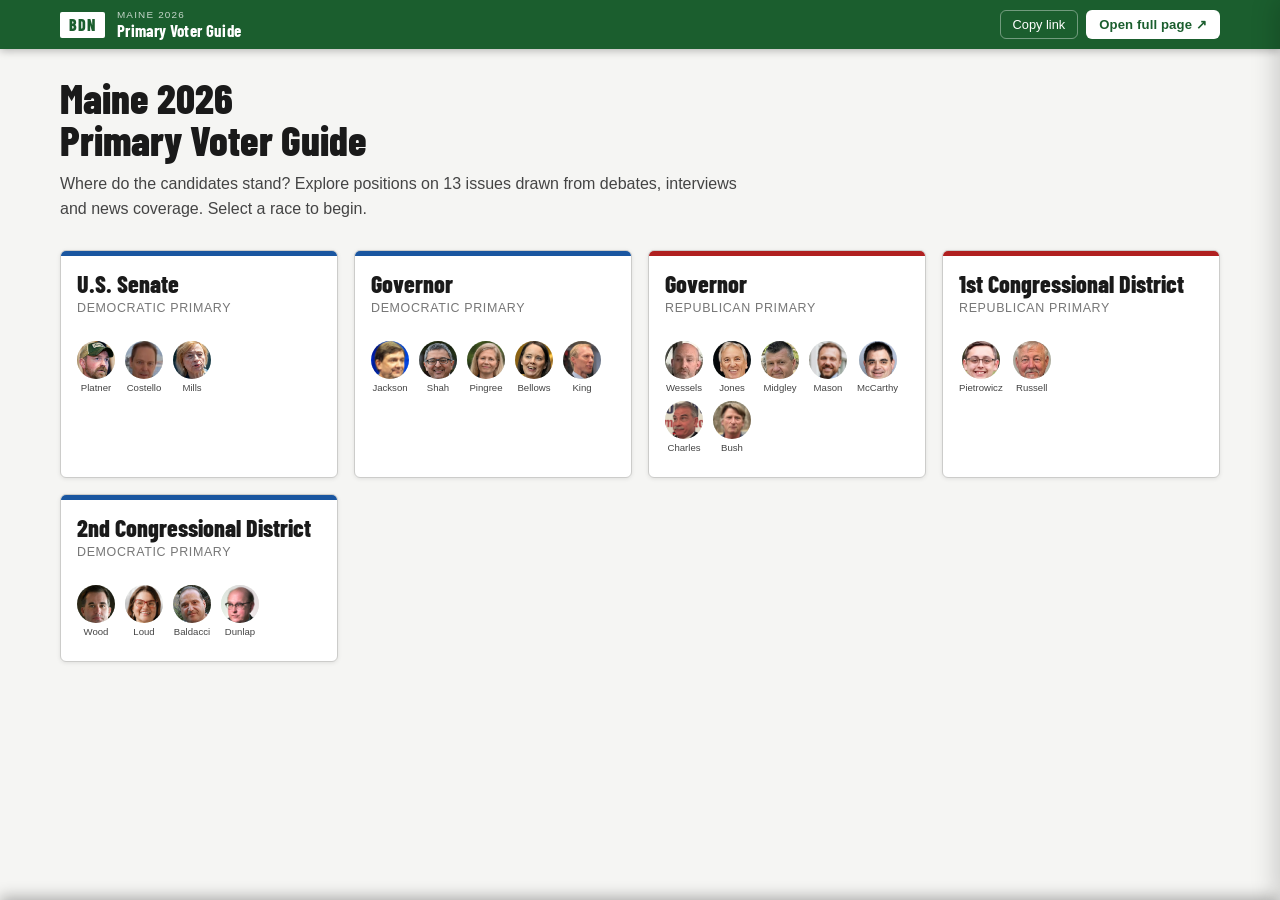
<file: index.html>
<!DOCTYPE html>
<html lang="en">
<head>
  <meta charset="UTF-8">
  <meta name="viewport" content="width=device-width, initial-scale=1.0">
  <title>Maine 2026 Primary Voter Guide — Bangor Daily News</title>
  <link rel="preconnect" href="https://fonts.googleapis.com">
  <link rel="preconnect" href="https://fonts.gstatic.com" crossorigin>
  <link href="https://fonts.googleapis.com/css2?family=Barlow+Condensed:wght@400;600;700;800&display=swap" rel="stylesheet">
  <link rel="stylesheet" href="style.css?v=10">
</head>
<body>
  <div id="app">
    <header id="guide-header">
      <div class="header-inner">
        <a class="header-brand" href="#/">
          <span class="bdn-mark">BDN</span>
          <div class="header-titles">
            <span class="header-eyebrow">Maine 2026</span>
            <span class="header-name">Primary Voter Guide</span>
          </div>
        </a>
        <div class="header-actions">
          <button class="btn-ghost" id="btn-copy">Copy link</button>
          <button class="btn-expand" id="btn-fullscreen">Open full page &#x2197;</button>
        </div>
      </div>
      <nav id="breadcrumb" class="breadcrumb"></nav>
    </header>

    <main id="main"></main>

    <div id="compare-tray" class="compare-tray hidden">
      <div class="compare-tray-inner">
        <span class="compare-tray-label">Comparing:</span>
        <div id="compare-tray-chips"></div>
        <div class="compare-tray-actions">
          <button class="btn-primary" id="btn-compare-go">Compare &rarr;</button>
          <button class="btn-ghost" id="btn-compare-clear">Clear</button>
        </div>
      </div>
    </div>

    <div id="toast" class="toast"></div>
  </div>

  <!-- Side panel -->
  <div id="sp-overlay" class="sp-overlay" onclick="closeSidePanel()"></div>
  <div id="side-panel" class="side-panel">
    <div class="sp-header">
      <span id="sp-title" class="sp-title"></span>
      <button class="sp-close" onclick="closeSidePanel()">&#x2715;</button>
    </div>
    <div id="sp-body" class="sp-body"></div>
  </div>
  <script src="app.js?v=42"></script>
</body>
</html>
</file>
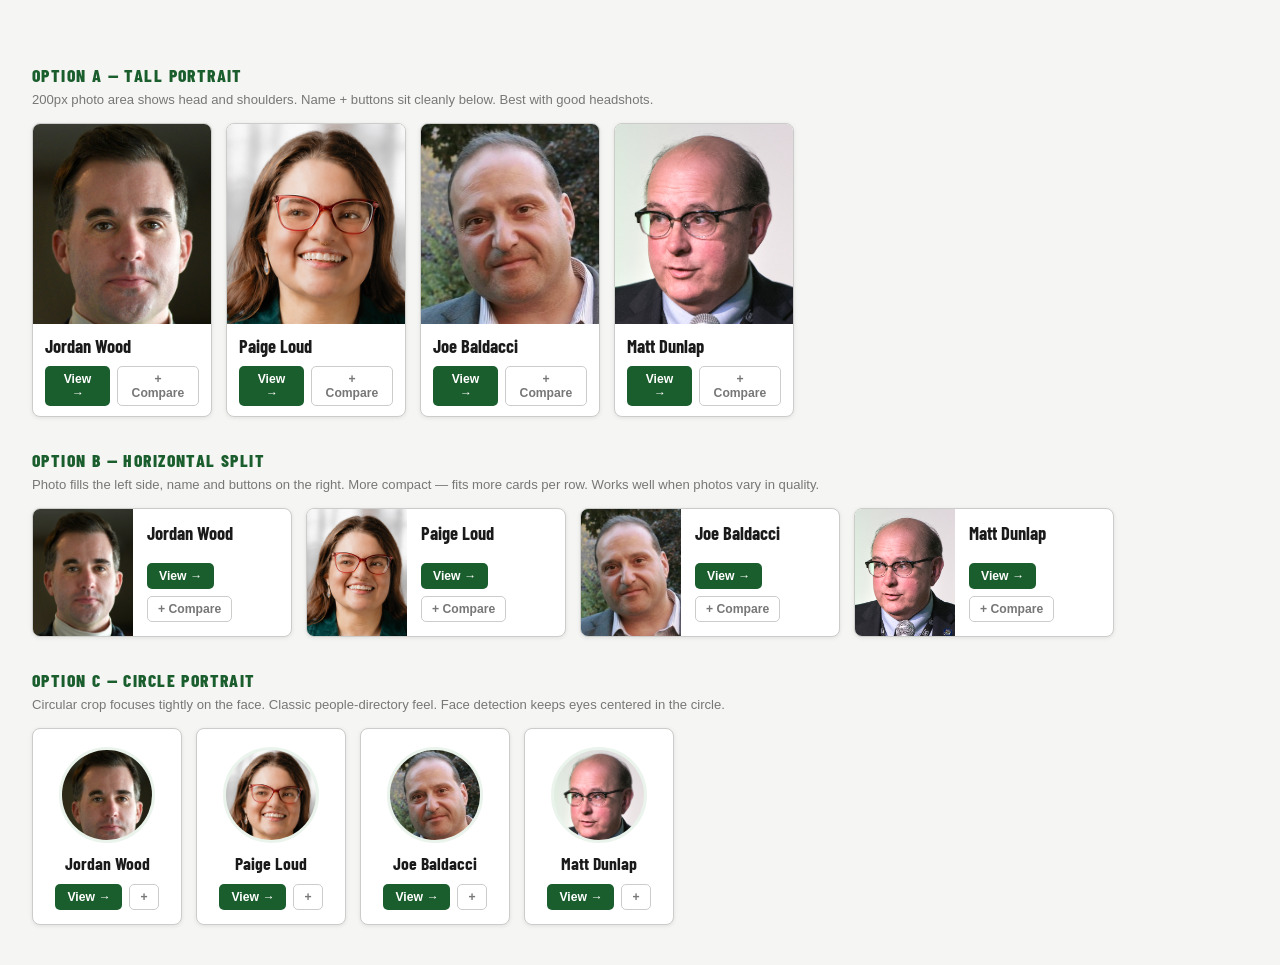
<file: card-preview.html>
<!DOCTYPE html>
<html lang="en">
<head>
  <meta charset="UTF-8">
  <title>Card Design Options</title>
  <link href="https://fonts.googleapis.com/css2?family=Barlow+Condensed:wght@400;600;700;800&family=Source+Serif+4:ital,opsz,wght@0,8..60,400;0,8..60,600&display=swap" rel="stylesheet">
  <style>
    :root {
      --green: #1B5E2E; --green-dark: #144824; --green-light: #EAF4EC;
      --off-white: #F5F5F3; --near-black: #1A1A1A; --gray-300: #CCCCCA;
      --gray-500: #777; --gray-700: #444; --r: 8px;
      --font-head: 'Barlow Condensed', Arial, sans-serif;
    }
    *, *::before, *::after { box-sizing: border-box; margin: 0; padding: 0; }
    body { font-family: Arial, sans-serif; background: var(--off-white); padding: 32px; color: var(--near-black); }
    h2 { font-family: var(--font-head); font-size: 1.1rem; font-weight: 800; text-transform: uppercase;
         letter-spacing: 0.08em; color: var(--green); margin: 32px 0 6px; }
    p.desc { font-size: 0.82rem; color: var(--gray-500); margin-bottom: 16px; }
    .row { display: flex; gap: 14px; flex-wrap: wrap; margin-bottom: 8px; }
    button { cursor: pointer; font-family: Arial, sans-serif; }

    /* ── OPTION A: Tall portrait, name below ── */
    .card-a {
      width: 180px; background: white; border-radius: var(--r);
      border: 1px solid var(--gray-300); overflow: hidden;
      box-shadow: 0 1px 4px rgba(0,0,0,0.09);
    }
    .card-a-photo {
      width: 100%; height: 200px; overflow: hidden; background: var(--green-light);
    }
    .card-a-photo img {
      width: 100%; height: 100%; object-fit: cover; object-position: center 20%; display: block;
    }
    .card-a-body { padding: 12px 12px 10px; }
    .card-a-name {
      font-family: var(--font-head); font-weight: 700; font-size: 1.15rem;
      line-height: 1.1; color: var(--near-black); margin-bottom: 10px;
    }
    .card-a-footer {
      display: flex; gap: 7px; align-items: center;
    }
    .btn-view {
      background: var(--green); color: white; border: none; border-radius: 5px;
      font-size: 0.76rem; font-weight: 600; padding: 6px 12px;
    }
    .btn-cmp {
      background: transparent; border: 1.5px solid var(--gray-300); border-radius: 5px;
      font-size: 0.76rem; font-weight: 600; color: var(--gray-500); padding: 5px 10px;
    }

    /* ── OPTION B: Horizontal split ── */
    .card-b {
      width: 260px; background: white; border-radius: var(--r);
      border: 1px solid var(--gray-300); overflow: hidden;
      box-shadow: 0 1px 4px rgba(0,0,0,0.09);
      display: flex;
    }
    .card-b-photo {
      width: 100px; flex-shrink: 0; background: var(--green-light);
    }
    .card-b-photo img {
      width: 100%; height: 100%; object-fit: cover; object-position: center 20%; display: block;
    }
    .card-b-body {
      padding: 14px 14px; flex: 1;
      display: flex; flex-direction: column; justify-content: space-between;
    }
    .card-b-name {
      font-family: var(--font-head); font-weight: 700; font-size: 1.15rem;
      line-height: 1.15; color: var(--near-black);
    }
    .card-b-actions { display: flex; gap: 7px; flex-wrap: wrap; margin-top: 12px; }

    /* ── OPTION C: Circle photo, centered ── */
    .card-c {
      width: 150px; background: white; border-radius: var(--r);
      border: 1px solid var(--gray-300);
      box-shadow: 0 1px 4px rgba(0,0,0,0.09);
      display: flex; flex-direction: column; align-items: center;
      padding: 18px 14px 14px;
      gap: 10px;
    }
    .card-c-photo {
      width: 96px; height: 96px; border-radius: 50%; overflow: hidden;
      background: var(--green-light); flex-shrink: 0;
      border: 3px solid var(--green-light);
    }
    .card-c-photo img {
      width: 100%; height: 100%; object-fit: cover; object-position: center 20%; display: block;
    }
    .card-c-name {
      font-family: var(--font-head); font-weight: 700; font-size: 1.1rem;
      text-align: center; line-height: 1.15; color: var(--near-black);
    }
    .card-c-actions { display: flex; gap: 7px; }
  </style>
</head>
<body>

  <h2>Option A — Tall portrait</h2>
  <p class="desc">200px photo area shows head and shoulders. Name + buttons sit cleanly below. Best with good headshots.</p>
  <div class="row">
    <div class="card-a">
      <div class="card-a-photo"><img src="../candidate-photos/Wood.JPG" alt="Jordan Wood"></div>
      <div class="card-a-body">
        <div class="card-a-name">Jordan Wood</div>
        <div class="card-a-footer">
          <button class="btn-view">View →</button>
          <button class="btn-cmp">+ Compare</button>
        </div>
      </div>
    </div>
    <div class="card-a">
      <div class="card-a-photo"><img src="../candidate-photos/Loud.PNG" alt="Paige Loud"></div>
      <div class="card-a-body">
        <div class="card-a-name">Paige Loud</div>
        <div class="card-a-footer">
          <button class="btn-view">View →</button>
          <button class="btn-cmp">+ Compare</button>
        </div>
      </div>
    </div>
    <div class="card-a">
      <div class="card-a-photo"><img src="../candidate-photos/Baldacci.jpg" alt="Joe Baldacci"></div>
      <div class="card-a-body">
        <div class="card-a-name">Joe Baldacci</div>
        <div class="card-a-footer">
          <button class="btn-view">View →</button>
          <button class="btn-cmp">+ Compare</button>
        </div>
      </div>
    </div>
    <div class="card-a">
      <div class="card-a-photo"><img src="../candidate-photos/Dunlap.JPG" alt="Matt Dunlap"></div>
      <div class="card-a-body">
        <div class="card-a-name">Matt Dunlap</div>
        <div class="card-a-footer">
          <button class="btn-view">View →</button>
          <button class="btn-cmp">+ Compare</button>
        </div>
      </div>
    </div>
  </div>

  <h2>Option B — Horizontal split</h2>
  <p class="desc">Photo fills the left side, name and buttons on the right. More compact — fits more cards per row. Works well when photos vary in quality.</p>
  <div class="row">
    <div class="card-b">
      <div class="card-b-photo"><img src="../candidate-photos/Wood.JPG" alt="Jordan Wood"></div>
      <div class="card-b-body">
        <div class="card-b-name">Jordan Wood</div>
        <div class="card-b-actions">
          <button class="btn-view">View →</button>
          <button class="btn-cmp">+ Compare</button>
        </div>
      </div>
    </div>
    <div class="card-b">
      <div class="card-b-photo"><img src="../candidate-photos/Loud.PNG" alt="Paige Loud"></div>
      <div class="card-b-body">
        <div class="card-b-name">Paige Loud</div>
        <div class="card-b-actions">
          <button class="btn-view">View →</button>
          <button class="btn-cmp">+ Compare</button>
        </div>
      </div>
    </div>
    <div class="card-b">
      <div class="card-b-photo"><img src="../candidate-photos/Baldacci.jpg" alt="Joe Baldacci"></div>
      <div class="card-b-body">
        <div class="card-b-name">Joe Baldacci</div>
        <div class="card-b-actions">
          <button class="btn-view">View →</button>
          <button class="btn-cmp">+ Compare</button>
        </div>
      </div>
    </div>
    <div class="card-b">
      <div class="card-b-photo"><img src="../candidate-photos/Dunlap.JPG" alt="Matt Dunlap"></div>
      <div class="card-b-body">
        <div class="card-b-name">Matt Dunlap</div>
        <div class="card-b-actions">
          <button class="btn-view">View →</button>
          <button class="btn-cmp">+ Compare</button>
        </div>
      </div>
    </div>
  </div>

  <h2>Option C — Circle portrait</h2>
  <p class="desc">Circular crop focuses tightly on the face. Classic people-directory feel. Face detection keeps eyes centered in the circle.</p>
  <div class="row">
    <div class="card-c">
      <div class="card-c-photo"><img src="../candidate-photos/Wood.JPG" alt="Jordan Wood"></div>
      <div class="card-c-name">Jordan Wood</div>
      <div class="card-c-actions">
        <button class="btn-view">View →</button>
        <button class="btn-cmp">+</button>
      </div>
    </div>
    <div class="card-c">
      <div class="card-c-photo"><img src="../candidate-photos/Loud.PNG" alt="Paige Loud"></div>
      <div class="card-c-name">Paige Loud</div>
      <div class="card-c-actions">
        <button class="btn-view">View →</button>
        <button class="btn-cmp">+</button>
      </div>
    </div>
    <div class="card-c">
      <div class="card-c-photo"><img src="../candidate-photos/Baldacci.jpg" alt="Joe Baldacci"></div>
      <div class="card-c-name">Joe Baldacci</div>
      <div class="card-c-actions">
        <button class="btn-view">View →</button>
        <button class="btn-cmp">+</button>
      </div>
    </div>
    <div class="card-c">
      <div class="card-c-photo"><img src="../candidate-photos/Dunlap.JPG" alt="Matt Dunlap"></div>
      <div class="card-c-name">Matt Dunlap</div>
      <div class="card-c-actions">
        <button class="btn-view">View →</button>
        <button class="btn-cmp">+</button>
      </div>
    </div>
  </div>

</body>
</html>
</file>
<file: style.css>
/* BDN Maine 2026 Primary Voter Guide — style.css */

/* ── Variables ─────────────────────────────────────────────────────────────── */
:root {
  --green:        #1B5E2E;
  --green-dark:   #144824;
  --green-mid:    #2A7A42;
  --green-light:  #EAF4EC;
  --white:        #FFFFFF;
  --off-white:    #F5F5F3;
  --near-black:   #1A1A1A;
  --gray-700:     #444444;
  --gray-500:     #777777;
  --gray-300:     #CCCCCA;
  --gray-100:     #EFEFED;
  --dem:          #1A56A0;
  --dem-light:    #E7EFF9;
  --rep:          #B02020;
  --rep-light:    #F9E7E7;
  --shadow-sm:    0 1px 4px rgba(0,0,0,0.09);
  --shadow-md:    0 3px 12px rgba(0,0,0,0.13);
  --r:            6px;
  --font-head:    'Barlow Condensed', 'Arial Narrow', Arial, sans-serif;
  --font-serif:   'Source Serif 4', Georgia, serif;
  --font-ui:      Arial, 'Helvetica Neue', sans-serif;
}

*, *::before, *::after { box-sizing: border-box; margin: 0; padding: 0; }

body {
  font-family: var(--font-ui);
  background: var(--off-white);
  color: var(--near-black);
  min-height: 100vh;
  line-height: 1.5;
}

a { color: var(--green); }

/* ── HEADER ─────────────────────────────────────────────────────────────────── */
#guide-header {
  background: var(--green);
  color: var(--white);
  position: sticky;
  top: 0;
  z-index: 100;
  box-shadow: 0 2px 8px rgba(0,0,0,0.25);
}

.header-inner {
  display: flex;
  align-items: center;
  justify-content: space-between;
  padding: 10px 20px;
  max-width: 1200px;
  margin: 0 auto;
  gap: 12px;
}

.header-brand {
  display: flex;
  align-items: center;
  gap: 12px;
  text-decoration: none;
  color: inherit;
  flex-shrink: 0;
}

.bdn-mark {
  background: var(--white);
  color: var(--green);
  font-family: var(--font-head);
  font-weight: 800;
  font-size: 1rem;
  letter-spacing: 0.06em;
  padding: 5px 9px;
  border-radius: 2px;
  line-height: 1;
}

.header-titles {
  display: flex;
  flex-direction: column;
  line-height: 1.1;
}

.header-eyebrow {
  font-size: 0.62rem;
  text-transform: uppercase;
  letter-spacing: 0.12em;
  opacity: 0.75;
}

.header-name {
  font-family: var(--font-head);
  font-weight: 700;
  font-size: 1.05rem;
  letter-spacing: 0.02em;
}

.header-actions {
  display: flex;
  gap: 8px;
  align-items: center;
}

.btn-expand {
  background: var(--white);
  color: var(--green);
  border: none;
  border-radius: var(--r);
  font-family: var(--font-ui);
  font-size: 0.82rem;
  font-weight: 700;
  padding: 7px 13px;
  cursor: pointer;
  transition: background 0.15s, color 0.15s;
  white-space: nowrap;
  letter-spacing: 0.01em;
}
.btn-expand:hover { background: var(--green-light); }

/* ── BREADCRUMB ──────────────────────────────────────────────────────────────── */
.breadcrumb {
  background: var(--green-dark);
  padding: 5px 20px;
  font-size: 0.75rem;
  display: flex;
  align-items: center;
  gap: 5px;
  overflow-x: auto;
  white-space: nowrap;
}
.breadcrumb:empty { display: none; }
.breadcrumb a { color: rgba(255,255,255,0.78); text-decoration: none; }
.breadcrumb a:hover { color: white; text-decoration: underline; }
.breadcrumb .sep { color: rgba(255,255,255,0.35); }
.breadcrumb .crumb-current { color: white; font-weight: 600; }

/* ── BUTTONS ─────────────────────────────────────────────────────────────────── */
.btn-primary {
  background: var(--green);
  color: var(--white);
  border: none;
  border-radius: var(--r);
  font-family: var(--font-ui);
  font-size: 0.85rem;
  font-weight: 600;
  padding: 8px 16px;
  cursor: pointer;
  transition: background 0.15s;
  white-space: nowrap;
}
.btn-primary:hover { background: var(--green-dark); }

.btn-outline {
  background: transparent;
  color: var(--green);
  border: 1.5px solid var(--green);
  border-radius: var(--r);
  font-family: var(--font-ui);
  font-size: 0.85rem;
  font-weight: 600;
  padding: 7px 15px;
  cursor: pointer;
  transition: all 0.15s;
  white-space: nowrap;
}
.btn-outline:hover { background: var(--green); color: white; }

.btn-ghost {
  background: transparent;
  color: var(--white);
  border: 1px solid rgba(255,255,255,0.38);
  border-radius: var(--r);
  font-family: var(--font-ui);
  font-size: 0.8rem;
  padding: 6px 12px;
  cursor: pointer;
  transition: all 0.15s;
  white-space: nowrap;
}
.btn-ghost:hover { background: rgba(255,255,255,0.14); border-color: rgba(255,255,255,0.65); }
.btn-icon { font-size: 1rem; padding: 6px 10px; }

.btn-compare {
  background: transparent;
  border: 1.5px solid var(--gray-300);
  color: var(--gray-500);
  border-radius: var(--r);
  font-size: 0.75rem;
  font-weight: 600;
  padding: 5px 10px;
  cursor: pointer;
  transition: all 0.15s;
  white-space: nowrap;
}
.btn-compare:hover { border-color: var(--green); color: var(--green); }
.btn-compare.active { background: var(--green); color: white; border-color: var(--green); }

/* ── LAYOUT ──────────────────────────────────────────────────────────────────── */
#main {
  max-width: 1200px;
  margin: 0 auto;
  padding: 28px 20px 90px;
}

/* ── PARTY BADGE ─────────────────────────────────────────────────────────────── */
.badge {
  display: inline-block;
  font-size: 0.65rem;
  font-weight: 700;
  text-transform: uppercase;
  letter-spacing: 0.07em;
  padding: 2px 7px;
  border-radius: 3px;
  vertical-align: middle;
}
.badge-dem { background: var(--dem-light); color: var(--dem); }
.badge-rep { background: var(--rep-light); color: var(--rep); }
.badge-video      { background: var(--green); color: white; }
.badge-direct     { background: var(--near-black); color: white; }
.badge-attributed { background: #666; color: white; }
.badge-statement  { background: var(--gray-100); color: var(--gray-500); border: 1px solid var(--gray-300); }
.badge-suspended  { display: inline-block; font-size: 0.65rem; font-weight: 600; text-transform: uppercase; letter-spacing: 0.04em; background: #FEF3CD; color: #7A5500; border: 1px solid #E8C840; border-radius: 3px; padding: 1px 5px; vertical-align: middle; margin-left: 6px; }

/* ── HOME ────────────────────────────────────────────────────────────────────── */
.home-intro {
  margin-bottom: 28px;
  max-width: 680px;
}
.home-intro h1 {
  font-family: var(--font-head);
  font-weight: 800;
  font-size: 2.6rem;
  line-height: 1.0;
  color: var(--near-black);
  margin-bottom: 10px;
}
.home-intro p {
  font-family: var(--font-ui);
  font-size: 1rem;
  color: var(--gray-700);
  line-height: 1.6;
}

.race-grid {
  display: grid;
  grid-template-columns: repeat(auto-fill, minmax(270px, 1fr));
  gap: 16px;
}

.race-card {
  background: var(--white);
  border-radius: var(--r);
  box-shadow: var(--shadow-sm);
  border: 1px solid var(--gray-300);
  overflow: hidden;
  cursor: pointer;
  transition: box-shadow 0.15s, transform 0.1s;
  display: flex;
  flex-direction: column;
}
.race-card:hover { box-shadow: var(--shadow-md); transform: translateY(-2px); }

.race-card-stripe {
  height: 5px;
}
.stripe-dem { background: var(--dem); }
.stripe-rep { background: var(--rep); }

.race-card-header {
  padding: 16px 16px 10px;
}
.race-card-title {
  font-family: var(--font-head);
  font-weight: 800;
  font-size: 1.5rem;
  line-height: 1;
  color: var(--near-black);
  margin-bottom: 3px;
}
.race-card-sub {
  font-size: 0.78rem;
  color: var(--gray-500);
  text-transform: uppercase;
  letter-spacing: 0.05em;
}

.race-card-body {
  padding: 10px 16px 16px;
  flex: 1;
  display: flex;
  flex-direction: column;
  gap: 10px;
}

.candidate-count {
  font-size: 0.85rem;
  color: var(--gray-700);
}
.candidate-count strong { color: var(--near-black); }

.opponent-note {
  background: var(--gray-100);
  border-left: 3px solid var(--gray-300);
  border-radius: 0 4px 4px 0;
  padding: 8px 11px;
  font-size: 0.78rem;
  color: var(--gray-500);
  line-height: 1.45;
}
.opponent-note strong { color: var(--near-black); display: block; font-size: 0.85rem; }

.home-cand-strip {
  display: flex;
  flex-wrap: wrap;
  gap: 8px 10px;
  padding: 4px 0 8px;
}
.home-cand-chip {
  display: flex;
  flex-direction: column;
  align-items: center;
  gap: 4px;
}
.home-cand-photo {
  width: 38px;
  height: 38px;
  border-radius: 50%;
  overflow: hidden;
  background: var(--green-light);
  display: flex;
  align-items: center;
  justify-content: center;
  flex-shrink: 0;
}
.home-cand-photo img {
  width: 100%;
  height: 100%;
  object-fit: cover;
  object-position: center 20%;
  display: block;
}
.home-cand-initials {
  font-family: var(--font-head);
  font-weight: 800;
  font-size: 0.85rem;
  color: var(--green);
}
.home-cand-name {
  font-size: 0.6rem;
  color: var(--gray-700);
  text-align: center;
  line-height: 1;
  white-space: nowrap;
}

.race-actions {
  display: flex;
  gap: 8px;
  margin-top: auto;
}

/* ── OPPONENT BANNER ─────────────────────────────────────────────────────────── */
.opponent-banner {
  display: flex;
  align-items: center;
  gap: 16px;
  background: var(--gray-100);
  border: 1px solid var(--gray-300);
  border-radius: var(--r);
  padding: 12px 18px;
  margin-bottom: 20px;
}
.opponent-banner-eyebrow {
  font-size: 0.68rem;
  text-transform: uppercase;
  letter-spacing: 0.1em;
  color: var(--gray-500);
  font-weight: 600;
  white-space: nowrap;
}
.opponent-banner-name {
  font-family: var(--font-head);
  font-weight: 700;
  font-size: 1.1rem;
  color: var(--near-black);
}
.opponent-banner-note {
  font-size: 0.76rem;
  color: var(--gray-500);
  margin-top: 1px;
}

/* ── RACE VIEW ───────────────────────────────────────────────────────────────── */
.race-title {
  font-family: var(--font-head);
  font-weight: 800;
  font-size: 2.1rem;
  line-height: 1;
  margin-bottom: 4px;
}
.race-subtitle {
  font-size: 0.82rem;
  color: var(--gray-500);
  margin-bottom: 18px;
}
.suspension-notice {
  background: #FEF9EC;
  border: 1px solid #E8C840;
  border-left: 4px solid #D4A000;
  border-radius: 6px;
  padding: 10px 14px;
  margin-top: 28px;
  margin-bottom: 20px;
  font-size: 0.85rem;
  color: #5A4000;
  line-height: 1.5;
}
.suspension-notice-profile {
  margin-bottom: 0;
  border-radius: 0;
  border-left-width: 4px;
  border-right: none;
  border-top: none;
}

.tab-bar {
  display: flex;
  border-bottom: 2px solid var(--gray-300);
  margin-bottom: 20px;
  gap: 0;
  overflow-x: auto;
}
.tab {
  font-family: var(--font-ui);
  font-size: 0.88rem;
  font-weight: 600;
  padding: 10px 18px;
  cursor: pointer;
  color: var(--gray-500);
  background: none;
  border: none;
  border-bottom: 3px solid transparent;
  margin-bottom: -2px;
  transition: color 0.15s;
  white-space: nowrap;
}
.tab:hover { color: var(--near-black); }
.tab.active { color: var(--green); border-bottom-color: var(--green); }

/* ── INLINE COMPARE SECTION ──────────────────────────────────────────────────── */
.compare-inline {
  margin-top: 36px;
  padding-top: 28px;
  border-top: 2px solid var(--gray-100);
  scroll-margin-top: 80px;
}
.compare-inline.hidden { display: none; }
.compare-pick-hint {
  font-size: 0.85rem;
  color: var(--gray-500);
  margin-bottom: 16px;
  padding: 10px 14px;
  background: var(--off-white);
  border-radius: var(--r);
}

/* ── RACE PAGE TWO-COLUMN LAYOUT ─────────────────────────────────────────────── */
.race-page-wrap { display: block; }
.race-page-wrap.has-opponent {
  display: grid;
  grid-template-columns: 1fr 260px;
  gap: 24px;
  align-items: start;
}
.race-main { min-width: 0; }

/* ── OPPONENT PANEL ──────────────────────────────────────────────────────────── */
.opp-panel {
  position: sticky;
  top: 80px;
  width: 220px;
  justify-self: center;
}
.opp-eyebrow {
  font-size: 0.65rem;
  font-weight: 700;
  text-transform: uppercase;
  letter-spacing: 0.1em;
  color: var(--gray-500);
  margin-bottom: 7px;
}
.opp-card {
  border-radius: var(--r);
  overflow: hidden;
  box-shadow: var(--shadow-md);
  display: flex;
  flex-direction: column;
}
.opp-card-dem { border: 2px solid var(--dem); border-top-width: 5px; }
.opp-card-rep { border: 2px solid var(--rep); border-top-width: 5px; }

.opp-photo {
  width: 100%;
  height: 200px;
  overflow: hidden;
  background: var(--gray-100);
  position: relative;
}
.opp-photo img {
  width: 100%;
  height: 100%;
  object-fit: cover;
  object-position: center 25%;
  display: block;
  filter: saturate(0.9);
}
.opp-photo-initials {
  width: 100%; height: 100%;
  display: flex; align-items: center; justify-content: center;
  font-family: var(--font-head); font-weight: 800; font-size: 2.4rem;
  color: var(--gray-500);
}
.opp-info {
  background: var(--white);
  padding: 12px 14px 14px;
  order: -1;
}
.opp-name {
  font-family: var(--font-head);
  font-weight: 800;
  font-size: 1.15rem;
  line-height: 1.1;
  color: var(--near-black);
  margin-bottom: 4px;
}
.opp-label {
  font-size: 0.76rem;
  color: var(--gray-700);
  line-height: 1.4;
}
.opp-sublabel {
  font-size: 0.72rem;
  color: var(--gray-500);
  margin-top: 2px;
}

@media (max-width: 860px) {
  .race-page-wrap.has-opponent {
    grid-template-columns: 1fr;
  }
  .opp-panel { position: static; width: auto; justify-self: stretch; }
  .opp-card { flex-direction: row; }
  .opp-photo { width: 100px; height: auto; flex-shrink: 0; }
}

/* ── CANDIDATE GRID ──────────────────────────────────────────────────────────── */
.candidate-grid {
  display: grid;
  grid-template-columns: repeat(auto-fill, minmax(295px, 1fr));
  gap: 12px;
}

.candidate-card {
  background: var(--white);
  border-radius: var(--r);
  border: 1px solid var(--gray-300);
  box-shadow: var(--shadow-sm);
  overflow: hidden;
  display: flex;
  flex-direction: column;
  transition: box-shadow 0.15s;
}
.candidate-card:hover { box-shadow: var(--shadow-md); }
.candidate-card.dragging { opacity: 0.45; }

.card-header-row {
  display: flex;
  flex-direction: row;
}

.card-expand-body {
  display: none;
  border-top: 1px solid var(--gray-100);
  padding: 16px;
  background: var(--off-white);
}
.card-expand-body.open { display: block; }

.card-photo-b {
  width: 100px;
  flex-shrink: 0;
  background: var(--green-light);
  position: relative;
  overflow: hidden;
}
.card-photo-b img {
  width: 100%;
  height: 100%;
  object-fit: cover;
  object-position: center 20%;
  display: block;
}
.card-photo-initials {
  width: 100%;
  height: 100%;
  min-height: 110px;
  display: flex;
  align-items: center;
  justify-content: center;
  font-family: var(--font-head);
  font-weight: 800;
  font-size: 2rem;
  color: var(--green);
  letter-spacing: -0.02em;
}
.avatar-drag-hint {
  position: absolute;
  top: 6px;
  right: 8px;
  font-size: 0.75rem;
  opacity: 0.45;
  cursor: grab;
}

.candidate-card-body {
  padding: 14px 14px 14px 12px;
  flex: 1;
  min-width: 0;
  display: flex;
  flex-direction: column;
  justify-content: flex-start;
  gap: 8px;
  min-height: 110px;
}
.cand-name {
  font-family: var(--font-head);
  font-weight: 700;
  font-size: 1.1rem;
  line-height: 1.2;
  color: var(--near-black);
}
.topic-progress {
  display: flex;
  align-items: center;
  gap: 8px;
  margin-bottom: 8px;
}
.topic-bar {
  flex: 1;
  height: 4px;
  background: var(--gray-100);
  border-radius: 2px;
  overflow: hidden;
}
.topic-bar-fill {
  height: 100%;
  background: var(--green);
  border-radius: 2px;
}
.topic-count {
  font-size: 0.68rem;
  color: var(--gray-500);
  white-space: nowrap;
}

.sig-topics {
  display: flex;
  flex-wrap: wrap;
  gap: 4px;
  margin: 5px 0 6px;
}
.sig-topics-label {
  font-size: 0.68rem;
  font-weight: 500;
  color: var(--gray-400);
  text-transform: uppercase;
  letter-spacing: 0.04em;
  align-self: center;
  white-space: nowrap;
  margin-right: 2px;
}
.sig-topic {
  font-size: 0.7rem;
  font-weight: 600;
  color: var(--gray-500);
  background: var(--gray-100);
  border: 1px solid var(--gray-300);
  border-radius: 3px;
  padding: 2px 6px;
  white-space: nowrap;
}

.candidate-card-footer {
  display: flex;
  align-items: center;
  gap: 6px;
}

/* ── CANDIDATE PROFILE ───────────────────────────────────────────────────────── */
.profile-header {
  background: var(--white);
  border-radius: var(--r);
  border: 1px solid var(--gray-300);
  box-shadow: var(--shadow-sm);
  padding: 24px;
  margin-bottom: 22px;
  display: flex;
  gap: 20px;
  align-items: flex-start;
}
.profile-avatar {
  width: 96px;
  height: 96px;
  border-radius: 50%;
  background: var(--green-light);
  display: flex;
  align-items: center;
  justify-content: center;
  font-family: var(--font-head);
  font-weight: 800;
  font-size: 1.7rem;
  color: var(--green);
  flex-shrink: 0;
  overflow: hidden;
}
.profile-avatar img {
  width: 100%;
  height: 100%;
  object-fit: cover;
  object-position: center 20%;
  display: block;
  border-radius: 50%;
}
.profile-meta { flex: 1; }
.profile-name {
  font-family: var(--font-head);
  font-weight: 800;
  font-size: 2.1rem;
  line-height: 1;
  color: var(--near-black);
  margin-bottom: 6px;
}
.profile-race {
  font-size: 0.85rem;
  color: var(--gray-500);
  margin-bottom: 12px;
}
.profile-actions {
  display: flex;
  gap: 8px;
  flex-wrap: wrap;
  margin-bottom: 10px;
}
.profile-sources {
  font-size: 0.74rem;
  color: var(--gray-500);
  line-height: 1.6;
}
.profile-sources a {
  color: var(--green);
  text-decoration: none;
}
.profile-sources a:hover { text-decoration: underline; }

/* ── TOPIC ACCORDION ─────────────────────────────────────────────────────────── */
.topics-section { display: flex; flex-direction: column; gap: 8px; }

.topic-accordion {
  background: var(--white);
  border-radius: var(--r);
  border: 1px solid var(--gray-300);
  box-shadow: var(--shadow-sm);
  overflow: hidden;
}

.topic-accordion-hd {
  display: flex;
  align-items: center;
  gap: 10px;
  padding: 13px 18px;
  cursor: pointer;
  user-select: none;
  transition: background 0.1s;
}
.topic-accordion-hd:hover { background: var(--gray-100); }
.topic-accordion-hd.open { background: var(--green-light); }

.topic-hd-emoji {
  font-size: 1.1rem;
  line-height: 1;
  flex-shrink: 0;
}
.topic-hd-name {
  font-weight: 600;
  font-size: 0.9rem;
  flex: 1;
}
.topic-chevron {
  color: var(--gray-500);
  font-size: 0.65rem;
  transition: transform 0.2s;
  flex-shrink: 0;
}
.topic-accordion-hd.open .topic-chevron { transform: rotate(180deg); }

.topic-accordion-bd {
  display: none;
  padding: 16px 18px;
  border-top: 1px solid var(--gray-100);
}
.topic-accordion-bd.open { display: block; }

.topic-position-text {
  font-family: var(--font-ui);
  font-size: 0.92rem;
  line-height: 1.6;
  color: var(--near-black);
  margin-bottom: 14px;
}

.quotes-list { display: flex; flex-direction: column; gap: 10px; }

.no-data {
  font-size: 0.82rem;
  color: var(--gray-500);
  font-style: italic;
}

/* ── QUOTE ITEM ──────────────────────────────────────────────────────────────── */
.quote-item {
  border-left: 3px solid var(--gray-300);
  border-radius: 0 var(--r) var(--r) 0;
  padding: 10px 14px;
  background: var(--off-white);
}
.quote-item.q-video     { border-left-color: var(--green); }
.quote-item.q-direct    { border-left-color: var(--near-black); }
.quote-item.q-attributed{ border-left-color: #888; }
.quote-item.q-statement { border-left-color: var(--gray-300); }

.quote-type-row {
  margin-bottom: 5px;
}

.quote-text {
  font-family: var(--font-ui);
  font-size: 0.9rem;
  line-height: 1.55;
  color: var(--near-black);
}
.quote-text.italic { font-style: italic; }
.quote-item.q-video .quote-text {
  display: -webkit-box;
  -webkit-line-clamp: 4;
  -webkit-box-orient: vertical;
  overflow: hidden;
}

.video-watch-link {
  display: inline-flex;
  align-items: center;
  gap: 6px;
  margin-top: 8px;
  background: var(--green);
  color: white;
  text-decoration: none;
  border-radius: 4px;
  font-size: 0.76rem;
  font-weight: 600;
  padding: 5px 11px;
  transition: background 0.15s;
}
.video-watch-link:hover { background: var(--green-dark); }

/* ── RELATIONSHIP PANEL ──────────────────────────────────────────────────────── */
.relationship-section {
  margin-bottom: 24px;
}
.relationship-title {
  font-family: var(--font-head);
  font-weight: 800;
  font-size: 1.2rem;
  color: var(--near-black);
  margin-bottom: 12px;
  text-transform: uppercase;
  letter-spacing: 0.04em;
}
.relationship-card {
  background: var(--white);
  border: 1px solid var(--gray-300);
  border-left: 4px solid var(--gray-300);
  border-radius: 0 var(--r) var(--r) 0;
  box-shadow: var(--shadow-sm);
  padding: 14px 18px;
}
.rel-type-rival   { border-left-color: var(--rep); }
.rel-type-allied  { border-left-color: var(--green); }
.rel-type-cordial { border-left-color: var(--dem); }
.rel-type-tension { border-left-color: #C07800; }
.rel-type-unknown { border-left-color: var(--gray-300); }

.rel-card-header {
  display: flex;
  align-items: center;
  gap: 8px;
  margin-bottom: 10px;
}
.rel-type-badge {
  font-family: var(--font-head);
  font-weight: 700;
  font-size: 0.68rem;
  text-transform: uppercase;
  letter-spacing: 0.1em;
  padding: 2px 8px;
  border-radius: 999px;
  background: var(--gray-100);
  color: var(--gray-700);
}
.rel-type-rival   .rel-type-badge { background: var(--rep-light);   color: var(--rep); }
.rel-type-allied  .rel-type-badge { background: var(--green-light); color: var(--green-dark); }
.rel-type-cordial .rel-type-badge { background: var(--dem-light);   color: var(--dem); }
.rel-type-tension .rel-type-badge { background: #FFF3E0;            color: #8A5500; }

.rel-quality-badge {
  font-size: 0.72rem;
  color: var(--gray-500);
}
.rel-quality-sparse {
  color: #B07000;
  font-weight: 600;
}
.rel-summary {
  font-size: 0.9rem;
  line-height: 1.6;
  color: var(--near-black);
  margin-bottom: 8px;
}
.rel-summary-sparse {
  color: var(--gray-500);
}
.rel-source {
  font-size: 0.78rem;
  color: var(--gray-500);
  text-decoration: none;
}
.rel-source:hover { text-decoration: underline; color: var(--green); }

/* ── KEY DIFFERENCES PANEL ───────────────────────────────────────────────────── */
.key-diffs-section {
  margin-bottom: 24px;
}
.key-diffs-title {
  font-family: var(--font-head);
  font-weight: 800;
  font-size: 1.2rem;
  color: var(--near-black);
  margin-bottom: 12px;
  text-transform: uppercase;
  letter-spacing: 0.04em;
}
.key-diffs-list {
  display: flex;
  flex-direction: column;
  gap: 10px;
}
.key-diff-item {
  background: var(--white);
  border: 1px solid var(--gray-300);
  border-left: 4px solid var(--green);
  border-radius: 0 var(--r) var(--r) 0;
  box-shadow: var(--shadow-sm);
  padding: 14px 18px;
}
.key-diff-topic {
  font-size: 0.68rem;
  font-weight: 700;
  text-transform: uppercase;
  letter-spacing: 0.1em;
  color: var(--green);
  margin-bottom: 5px;
}
.key-diff-contrast {
  font-family: var(--font-ui);
  font-size: 0.95rem;
  font-style: italic;
  color: var(--near-black);
  line-height: 1.55;
  margin-bottom: 12px;
}
.key-diff-positions {
  display: grid;
  grid-template-columns: 1fr 1fr;
  gap: 12px;
}
.key-diff-pos {
  background: var(--off-white);
  border-radius: var(--r);
  padding: 10px 12px;
  display: flex;
  flex-direction: column;
  gap: 4px;
}
.key-diff-name {
  font-size: 0.7rem;
  font-weight: 700;
  text-transform: uppercase;
  letter-spacing: 0.08em;
  color: var(--gray-500);
}
.key-diff-text {
  font-size: 0.86rem;
  line-height: 1.45;
  color: var(--near-black);
}
.diff-source {
  display: block;
  margin-top: 5px;
}

/* ── Unified citation styles ─────────────────────────────────────────────────── */
.cite-plain {
  font-size: 0.69rem;
  color: var(--gray-500);
}
.cite-link a {
  font-size: 0.69rem;
  color: var(--green);
  text-decoration: none;
}
.cite-link a:hover { text-decoration: underline; }

.cite-video {
  display: flex;
  align-items: center;
  gap: 6px;
  flex-wrap: wrap;
}
.cite-label {
  font-size: 0.69rem;
  color: var(--gray-500);
}
.cite-play-btn {
  background: var(--green);
  color: white;
  border: none;
  border-radius: 3px;
  font-size: 0.65rem;
  font-weight: 700;
  padding: 2px 8px;
  cursor: pointer;
  white-space: nowrap;
  transition: background 0.15s;
}
.cite-play-btn:hover { background: var(--green-dark); }

.cite-article-link, .cite-watch-link {
  font-size: 0.69rem;
  color: var(--green);
  text-decoration: none;
}
.cite-article-link:hover, .cite-watch-link:hover { text-decoration: underline; }

.cite-player-slot { display: block; width: 100%; margin-top: 6px; }
.cite-player-embed {
  position: relative;
  padding-top: 56.25%;
  border-radius: var(--r);
  overflow: hidden;
  background: #000;
}
.cite-player-embed iframe {
  position: absolute;
  top: 0; left: 0;
  width: 100%;
  height: 100%;
  border: none;
}

.compare-bullet {
  font-size: 0.8rem;
  color: var(--gray-700);
  line-height: 1.4;
  padding-top: 6px;
  border-top: 1px solid var(--gray-100);
  margin-top: 6px;
}

@media (max-width: 600px) {
  .key-diff-positions { grid-template-columns: 1fr; }
}

/* ── SYNTHESIS DISPLAY ───────────────────────────────────────────────────────── */
.synthesis-overview {
  font-family: var(--font-ui);
  font-size: 0.95rem;
  line-height: 1.65;
  color: var(--near-black);
  margin-bottom: 14px;
}

.synthesis-bullets {
  list-style: none;
  padding: 0;
  margin: 0;
  display: flex;
  flex-direction: column;
  gap: 6px;
}

.synthesis-bullets li {
  padding: 9px 14px;
  border-left: 3px solid var(--green);
  background: var(--white);
  border-radius: 0 var(--r) var(--r) 0;
  font-size: 0.88rem;
  line-height: 1.5;
  color: var(--near-black);
}

.bullet-citation {
  display: block;
  margin-top: 4px;
  font-size: 0.69rem;
  color: var(--gray-500);
}
.bullet-citation a {
  color: var(--green);
  text-decoration: none;
}
.bullet-citation a:hover { text-decoration: underline; }

.video-clips-section {
  margin-top: 16px;
  padding-top: 14px;
  border-top: 1px solid var(--gray-100);
}
.video-clips-label {
  font-size: 0.7rem;
  font-weight: 700;
  text-transform: uppercase;
  letter-spacing: 0.08em;
  color: var(--gray-500);
  margin-bottom: 10px;
}

/* ── INLINE VIDEO PLAYER ─────────────────────────────────────────────────────── */

/* Two-column layout: quote text left, player right */
.quote-video-layout {
  display: grid;
  grid-template-columns: 1fr 260px;
  gap: 14px;
  align-items: stretch;
}
.quote-left {
  display: flex;
  flex-direction: column;
  gap: 6px;
}
.quote-video-layout .video-embed-wrapper {
  display: flex;
  flex-direction: column;
}
.quote-video-layout .video-embed-placeholder {
  flex: 1;
}

.video-embed-wrapper {
  border-radius: var(--r);
  overflow: hidden;
  cursor: pointer;
  background: #0f0f0f;
  flex-shrink: 0;
}

.video-embed-placeholder {
  display: flex;
  flex-direction: column;
  align-items: center;
  justify-content: center;
  gap: 7px;
  padding: 22px 16px;
  transition: background 0.15s;
}
.video-embed-wrapper:hover .video-embed-placeholder { background: #1c1c1c; }

.play-btn {
  width: 44px;
  height: 44px;
  border-radius: 50%;
  background: rgba(255,255,255,0.1);
  border: 2px solid rgba(255,255,255,0.35);
  color: white;
  font-size: 1.1rem;
  display: flex;
  align-items: center;
  justify-content: center;
  padding-left: 3px;
  transition: background 0.15s, border-color 0.15s;
}
.video-embed-wrapper:hover .play-btn {
  background: var(--green);
  border-color: var(--green);
}

.video-ts-label {
  color: rgba(255,255,255,0.5);
  font-size: 0.68rem;
  font-family: var(--font-ui);
}

.video-embed-iframe {
  position: relative;
  padding-top: 56.25%;
}
.video-embed-iframe iframe {
  position: absolute;
  top: 0; left: 0;
  width: 100%;
  height: 100%;
  border: none;
}

@media (max-width: 600px) {
  .quote-video-layout {
    grid-template-columns: 1fr;
  }
}

.quote-source-line {
  font-size: 0.7rem;
  color: var(--gray-500);
  margin-top: 7px;
}
.quote-source-line a {
  color: var(--green);
  text-decoration: none;
}
.quote-source-line a:hover { text-decoration: underline; }

/* ── TOPICS LIST (race by-topic tab) ─────────────────────────────────────────── */
.topic-list { display: flex; flex-direction: column; gap: 8px; }

.topic-list-item {
  background: var(--white);
  border-radius: var(--r);
  border: 1px solid var(--gray-300);
  box-shadow: var(--shadow-sm);
  overflow: hidden;
}
.topic-list-hd {
  display: flex;
  align-items: center;
  justify-content: space-between;
  padding: 14px 18px;
  cursor: pointer;
  transition: background 0.1s;
}
.topic-list-hd:hover { background: var(--gray-100); }
.topic-list-hd.open { background: var(--green-light); }
.topic-list-name { font-weight: 600; font-size: 0.92rem; }
.topic-list-meta { font-size: 0.75rem; color: var(--gray-500); display: flex; align-items: center; gap: 6px; }
.topic-list-bd { display: none; padding: 16px 18px; border-top: 1px solid var(--gray-100); }
.topic-list-bd.open { display: block; }
.topic-cand-grid { display: grid; grid-template-columns: repeat(auto-fill, minmax(260px, 1fr)); gap: 12px; }

.topic-cand-card {
  background: var(--off-white);
  border-radius: var(--r);
  border: 1px solid var(--gray-300);
  padding: 14px;
}
.topic-cand-name {
  font-family: var(--font-head);
  font-weight: 700;
  font-size: 1rem;
  color: var(--green);
  margin-bottom: 8px;
  cursor: pointer;
}
.topic-cand-name:hover { text-decoration: underline; }

/* ── COMPARE VIEW ────────────────────────────────────────────────────────────── */
.compare-header { margin-bottom: 20px; }
.compare-title {
  font-family: var(--font-head);
  font-weight: 800;
  font-size: 1.9rem;
  margin-bottom: 4px;
}
.compare-hint { font-size: 0.8rem; color: var(--gray-500); margin-bottom: 16px; }

.compare-active-cands {
  display: flex;
  gap: 8px;
  flex-wrap: wrap;
  margin-top: 10px;
}
.compare-remove-chip {
  background: var(--gray-100);
  border: 1px solid var(--gray-300);
  border-radius: 20px;
  font-size: 0.78rem;
  font-weight: 600;
  color: var(--gray-700);
  padding: 4px 12px;
  cursor: pointer;
  transition: all 0.15s;
}
.compare-remove-chip:hover { background: var(--rep-light); border-color: var(--rep); color: var(--rep); }

.compare-empty-hint {
  background: var(--white);
  border: 1px solid var(--gray-300);
  border-radius: var(--r);
  padding: 30px 24px;
  text-align: center;
  color: var(--gray-500);
  font-family: var(--font-ui);
  font-size: 0.95rem;
  line-height: 1.6;
}
.compare-empty-hint a { color: var(--green); }

.compare-scroll { overflow-x: auto; -webkit-overflow-scrolling: touch; }

.compare-table {
  display: grid;
  border: 1px solid var(--gray-300);
  border-radius: var(--r);
  overflow: hidden;
  min-width: max-content;
}

.compare-header-row { display: contents; }
.compare-body-row { display: contents; }

.compare-topic-cell {
  background: var(--off-white);
  border-bottom: 1px solid var(--gray-300);
  border-right: 1px solid var(--gray-300);
  padding: 12px 16px;
  font-weight: 600;
  font-size: 0.83rem;
  color: var(--near-black);
  position: sticky;
  left: 0;
  z-index: 1;
  min-width: 150px;
  display: flex;
  align-items: center;
  gap: 8px;
}
.compare-topic-cell:last-child { border-bottom: none; }

.compare-cand-header {
  background: var(--green);
  color: white;
  padding: 14px 16px;
  font-family: var(--font-head);
  font-weight: 700;
  font-size: 1rem;
  display: flex;
  align-items: center;
  justify-content: space-between;
  gap: 8px;
  border-bottom: 1px solid rgba(255,255,255,0.2);
  border-right: 1px solid rgba(255,255,255,0.15);
  min-width: 220px;
}
.compare-cand-header:last-child { border-right: none; }

.compare-remove-btn {
  background: none;
  border: none;
  color: rgba(255,255,255,0.6);
  font-size: 0.95rem;
  cursor: pointer;
  padding: 0;
  line-height: 1;
  flex-shrink: 0;
}
.compare-remove-btn:hover { color: white; }

.compare-data-cell {
  background: var(--white);
  border-bottom: 1px solid var(--gray-300);
  border-right: 1px solid var(--gray-300);
  padding: 14px 16px;
  vertical-align: top;
  min-width: 220px;
}
.compare-data-cell:last-child { border-right: none; }
.compare-no-data { color: var(--gray-500); font-size: 0.8rem; font-style: italic; }

.compare-cell-position {
  font-family: var(--font-ui);
  font-size: 0.82rem;
  line-height: 1.5;
  color: var(--near-black);
  margin-bottom: 8px;
}

/* ── COMPARE TRAY ────────────────────────────────────────────────────────────── */
.compare-tray {
  position: fixed;
  bottom: 0;
  left: 0;
  right: 0;
  background: var(--near-black);
  color: white;
  z-index: 200;
  box-shadow: 0 -3px 14px rgba(0,0,0,0.3);
  transition: transform 0.25s ease;
}
.compare-tray.hidden { transform: translateY(100%); }

.compare-tray-inner {
  max-width: 1200px;
  margin: 0 auto;
  padding: 11px 20px;
  display: flex;
  align-items: center;
  gap: 12px;
  flex-wrap: wrap;
}
.compare-tray-label {
  font-size: 0.78rem;
  font-weight: 600;
  opacity: 0.65;
  white-space: nowrap;
}
#compare-tray-chips {
  display: flex;
  gap: 7px;
  flex-wrap: wrap;
  flex: 1;
}
.compare-chip {
  background: rgba(255,255,255,0.14);
  border-radius: 4px;
  padding: 4px 8px 4px 10px;
  font-size: 0.8rem;
  display: flex;
  align-items: center;
  gap: 6px;
}
.chip-remove {
  background: none;
  border: none;
  color: rgba(255,255,255,0.55);
  cursor: pointer;
  font-size: 0.85rem;
  padding: 0;
  line-height: 1;
}
.chip-remove:hover { color: white; }
.compare-tray-actions { display: flex; gap: 8px; }

/* ── TOAST ───────────────────────────────────────────────────────────────────── */
.toast {
  position: fixed;
  bottom: 70px;
  left: 50%;
  transform: translateX(-50%) translateY(8px);
  background: var(--near-black);
  color: white;
  padding: 8px 18px;
  border-radius: 20px;
  font-size: 0.82rem;
  z-index: 300;
  pointer-events: none;
  opacity: 0;
  transition: opacity 0.2s, transform 0.2s;
  white-space: nowrap;
}
.toast.show {
  opacity: 1;
  transform: translateX(-50%) translateY(0);
}

/* ── FULLSCREEN ──────────────────────────────────────────────────────────────── */
#app:fullscreen,
#app:-webkit-full-screen {
  overflow-y: auto;
  height: 100vh;
  background: var(--off-white);
}

/* ── DRAG DROP TARGET ────────────────────────────────────────────────────────── */
.compare-tray.drag-over {
  outline: 3px dashed rgba(255,255,255,0.6);
  outline-offset: -3px;
}

/* ── RESPONSIVE ──────────────────────────────────────────────────────────────── */
@media (max-width: 700px) {
  #main { padding: 16px 12px 88px; }
  .header-inner { padding: 9px 12px; gap: 8px; }
  .header-name { font-size: 0.88rem; }
  .header-eyebrow { display: none; }
  .home-intro h1 { font-size: 2rem; }
  .home-intro p { font-size: 0.92rem; }
  .race-grid { grid-template-columns: 1fr; }
  .candidate-grid { grid-template-columns: repeat(2, 1fr); }
  .profile-header { flex-direction: column; }
  .profile-avatar { display: none; }
  .topic-cand-grid { grid-template-columns: 1fr; }
  .compare-tray-inner { padding: 10px 12px; }
  .compare-tray-label { display: none; }
}
@media (max-width: 500px) {
  #btn-copy { display: none; }
  .btn-expand { font-size: 0.78rem; padding: 6px 10px; }
  .bdn-mark { font-size: 0.88rem; padding: 4px 7px; }
  .header-name { font-size: 0.82rem; }
  .home-intro h1 { font-size: 1.75rem; }
  .race-card-title { font-size: 1.25rem; }
  .home-cand-chip { gap: 3px; }
  .home-cand-photo { width: 36px; height: 36px; }
  .home-cand-name { font-size: 0.62rem; }
}
@media (max-width: 420px) {
  .candidate-grid { grid-template-columns: 1fr; }
}

/* ── SIDE PANEL ──────────────────────────────────────────────────────────────── */
.sp-overlay {
  position: fixed;
  inset: 0;
  background: rgba(0,0,0,0.45);
  z-index: 500;
  opacity: 0;
  pointer-events: none;
  transition: opacity 0.25s;
}
.sp-overlay.open {
  opacity: 1;
  pointer-events: auto;
}

.side-panel {
  position: fixed;
  top: 0;
  right: 0;
  bottom: 0;
  width: 440px;
  max-width: 100vw;
  background: var(--white);
  z-index: 600;
  box-shadow: -4px 0 24px rgba(0,0,0,0.18);
  transform: translateX(100%);
  transition: transform 0.3s cubic-bezier(0.4, 0, 0.2, 1);
  display: flex;
  flex-direction: column;
}
.side-panel.open { transform: translateX(0); }

.sp-header {
  display: flex;
  align-items: center;
  justify-content: space-between;
  padding: 14px 18px;
  border-bottom: 1px solid var(--gray-300);
  background: var(--off-white);
  gap: 12px;
  flex-shrink: 0;
}
.sp-title {
  font-family: var(--font-head);
  font-weight: 700;
  font-size: 1rem;
  color: var(--near-black);
  flex: 1;
  overflow: hidden;
  text-overflow: ellipsis;
  white-space: nowrap;
}
.sp-close {
  background: none;
  border: none;
  font-size: 1.15rem;
  color: var(--gray-500);
  cursor: pointer;
  padding: 4px;
  line-height: 1;
  flex-shrink: 0;
}
.sp-close:hover { color: var(--near-black); }

.sp-body {
  flex: 1;
  overflow-y: auto;
  -webkit-overflow-scrolling: touch;
}

.sp-video {
  position: relative;
  padding-top: 56.25%;
  background: #000;
}
.sp-video iframe {
  position: absolute;
  top: 0; left: 0;
  width: 100%;
  height: 100%;
  border: none;
}

.sp-article {
  padding: 24px 20px;
  display: flex;
  flex-direction: column;
  gap: 16px;
}
.sp-article-source {
  font-family: var(--font-head);
  font-weight: 700;
  font-size: 1.05rem;
  color: var(--near-black);
  line-height: 1.35;
}
.sp-open-btn {
  display: inline-flex;
  align-items: center;
  gap: 6px;
  background: var(--green);
  color: white;
  text-decoration: none;
  border-radius: var(--r);
  font-size: 0.88rem;
  font-weight: 600;
  padding: 10px 18px;
  transition: background 0.15s;
  align-self: flex-start;
}
.sp-open-btn:hover { background: var(--green-dark); color: white; }
.sp-article-note {
  font-size: 0.78rem;
  color: var(--gray-500);
  font-style: italic;
  line-height: 1.5;
}

@media (max-width: 600px) {
  .side-panel {
    top: auto;
    left: 0;
    right: 0;
    bottom: 0;
    width: 100%;
    max-height: 85vh;
    transform: translateY(100%);
    border-radius: 16px 16px 0 0;
    box-shadow: 0 -4px 24px rgba(0,0,0,0.2);
  }
  .side-panel.open { transform: translateY(0); }
}

/* ── Quiz ─────────────────────────────────────────────────────────────────── */

.quiz-cta-btn {
  display: inline-block;
  margin-top: 18px;
  padding: 11px 20px;
  background: var(--near-black);
  color: var(--white);
  font-size: 0.88rem;
  font-weight: 600;
  border-radius: var(--r);
  text-decoration: none;
  transition: background 0.15s;
  letter-spacing: 0.01em;
}
.quiz-cta-btn:hover { background: var(--gray-700); }

.quiz-wrap {
  max-width: 640px;
  margin: 0 auto;
  padding: 20px 16px 60px;
}

.quiz-start-hero {
  text-align: center;
  padding: 24px 0 18px;
}
.quiz-start-hero h2 {
  font-family: var(--font-head);
  font-size: 2rem;
  font-weight: 800;
  text-transform: uppercase;
  letter-spacing: 0.03em;
  color: var(--near-black);
  margin-bottom: 8px;
}
.quiz-start-hero p {
  color: var(--gray-500);
  font-size: 0.92rem;
  max-width: 400px;
  margin: 0 auto;
  line-height: 1.5;
}

.quiz-party-btns {
  display: flex;
  gap: 12px;
  justify-content: center;
  margin: 22px 0;
}
.quiz-party-btn {
  flex: 1;
  max-width: 200px;
  padding: 16px 12px;
  border: 2px solid var(--gray-300);
  border-radius: 10px;
  cursor: pointer;
  font-size: 1rem;
  font-weight: 700;
  text-align: center;
  background: white;
  color: var(--gray-700);
  transition: all 0.15s;
  letter-spacing: 0.01em;
}
.quiz-party-btn:hover { border-color: var(--gray-500); }
.quiz-party-btn.dem.selected { background: var(--dem); color: white; border-color: var(--dem); }
.quiz-party-btn.rep.selected { background: var(--rep); color: white; border-color: var(--rep); }

.quiz-offices {
  margin: 4px 0 18px;
  padding: 18px 20px;
  background: white;
  border: 1px solid var(--gray-100);
  border-radius: 10px;
}
.quiz-offices h3 {
  font-size: 0.75rem;
  font-weight: 700;
  text-transform: uppercase;
  letter-spacing: 0.07em;
  color: var(--gray-500);
  margin-bottom: 14px;
}
.quiz-office-checks { display: flex; flex-direction: column; gap: 12px; }
.quiz-office-check {
  display: flex;
  align-items: center;
  gap: 10px;
  cursor: pointer;
  font-size: 0.92rem;
  color: var(--near-black);
  line-height: 1.3;
}
.quiz-office-check input { width: 17px; height: 17px; cursor: pointer; accent-color: var(--green); flex-shrink: 0; }

.quiz-start-btn { width: 100%; padding: 11px; font-size: 0.95rem; }
.quiz-start-btn:disabled { opacity: 0.4; cursor: not-allowed; }

.quiz-progress {
  display: flex;
  align-items: center;
  gap: 12px;
  margin-bottom: 22px;
}
.quiz-progress-bar {
  flex: 1;
  height: 5px;
  background: var(--gray-100);
  border-radius: 3px;
  overflow: hidden;
}
.quiz-progress-fill {
  height: 100%;
  border-radius: 3px;
  transition: width 0.35s ease;
}
.quiz-progress-fill.dem { background: var(--dem); }
.quiz-progress-fill.rep { background: var(--rep); }
.quiz-progress-label {
  font-size: 0.78rem;
  color: var(--gray-500);
  white-space: nowrap;
  min-width: 100px;
  text-align: right;
}

.quiz-q-card {
  background: white;
  border: 1px solid var(--gray-100);
  border-radius: 12px;
  padding: 26px 24px 22px;
  box-shadow: var(--shadow-sm);
}
.quiz-q-topic {
  font-size: 0.72rem;
  font-weight: 700;
  text-transform: uppercase;
  letter-spacing: 0.07em;
  color: var(--gray-500);
  margin-bottom: 10px;
}
.quiz-q-text {
  font-size: 1.06rem;
  font-weight: 600;
  line-height: 1.48;
  color: var(--near-black);
  margin-bottom: 22px;
}
.quiz-options { display: flex; flex-direction: column; gap: 8px; }
.quiz-option {
  padding: 11px 16px;
  border: 1.5px solid var(--gray-100);
  border-radius: 8px;
  cursor: pointer;
  font-size: 0.91rem;
  text-align: left;
  background: var(--off-white);
  color: var(--near-black);
  transition: all 0.12s;
  line-height: 1.3;
  font-family: var(--font-ui);
}
.quiz-option:hover { border-color: var(--gray-300); background: white; }
.quiz-option.selected.dem { border-color: var(--dem); background: var(--dem-light); color: var(--dem); font-weight: 600; }
.quiz-option.selected.rep { border-color: var(--rep); background: var(--rep-light); color: var(--rep); font-weight: 600; }

.quiz-nav {
  display: flex;
  justify-content: space-between;
  align-items: center;
  margin-top: 16px;
}
.quiz-nav-btn {
  background: transparent;
  border: 1.5px solid var(--gray-300);
  color: var(--gray-700);
  border-radius: var(--r);
  font-family: var(--font-ui);
  font-size: 0.83rem;
  font-weight: 600;
  padding: 7px 14px;
  cursor: pointer;
  transition: all 0.12s;
}
.quiz-nav-btn:hover { border-color: var(--gray-500); background: var(--off-white); }

.quiz-results-header {
  text-align: center;
  padding: 18px 0 22px;
}
.quiz-results-header h2 {
  font-family: var(--font-head);
  font-size: 2rem;
  font-weight: 800;
  text-transform: uppercase;
  letter-spacing: 0.03em;
  color: var(--near-black);
  margin-bottom: 6px;
}
.quiz-results-header p { font-size: 0.88rem; color: var(--gray-500); }

.quiz-race-results { margin-bottom: 28px; }
.quiz-race-title {
  font-size: 0.7rem;
  font-weight: 700;
  text-transform: uppercase;
  letter-spacing: 0.09em;
  color: var(--gray-500);
  margin-bottom: 10px;
  padding-bottom: 8px;
  border-bottom: 1px solid var(--gray-100);
}
.quiz-result-card {
  display: flex;
  align-items: center;
  gap: 12px;
  padding: 11px 14px;
  border: 1px solid var(--gray-100);
  border-radius: 10px;
  margin-bottom: 8px;
  background: white;
  cursor: pointer;
  transition: box-shadow 0.12s, border-color 0.12s;
}
.quiz-result-card:hover { box-shadow: var(--shadow-sm); border-color: var(--gray-300); }
.quiz-result-rank {
  font-size: 1rem;
  font-weight: 800;
  color: var(--gray-300);
  width: 22px;
  text-align: center;
  flex-shrink: 0;
  font-family: var(--font-head);
}
.quiz-result-rank.top { color: var(--near-black); font-size: 1.1rem; }
.quiz-result-photo {
  width: 44px;
  height: 44px;
  border-radius: 50%;
  overflow: hidden;
  flex-shrink: 0;
  background: var(--gray-100);
  display: flex;
  align-items: center;
  justify-content: center;
}
.quiz-result-photo img { width: 100%; height: 100%; object-fit: cover; object-position: center top; }
.quiz-result-initials { font-size: 0.78rem; font-weight: 700; color: var(--gray-500); }
.quiz-result-info { flex: 1; min-width: 0; }
.quiz-result-name { font-weight: 700; font-size: 0.93rem; margin-bottom: 5px; color: var(--near-black); }
.quiz-suspended-tag {
  font-size: 0.68rem;
  font-weight: 600;
  color: var(--gray-500);
  background: var(--gray-100);
  border-radius: 3px;
  padding: 1px 5px;
  margin-left: 5px;
  vertical-align: middle;
  text-transform: uppercase;
  letter-spacing: 0.04em;
}
.quiz-result-bar-wrap { display: flex; align-items: center; gap: 8px; }
.quiz-result-bar {
  flex: 1;
  height: 7px;
  background: var(--gray-100);
  border-radius: 4px;
  overflow: hidden;
}
.quiz-result-bar-fill { height: 100%; border-radius: 4px; }
.quiz-result-bar-fill.dem { background: var(--dem); }
.quiz-result-bar-fill.rep { background: var(--rep); }
.quiz-result-pct {
  font-size: 0.81rem;
  font-weight: 700;
  color: var(--gray-500);
  width: 34px;
  text-align: right;
}
.quiz-results-footer {
  display: flex;
  gap: 12px;
  justify-content: center;
  flex-wrap: wrap;
  padding-top: 10px;
}
.quiz-results-footer .quiz-nav-btn { text-decoration: none; }

@media (max-width: 500px) {
  .quiz-party-btn { max-width: none; padding: 13px 10px; font-size: 0.95rem; }
  .quiz-q-text { font-size: 1rem; }
  .quiz-q-card { padding: 20px 16px 18px; }
}
</file>
